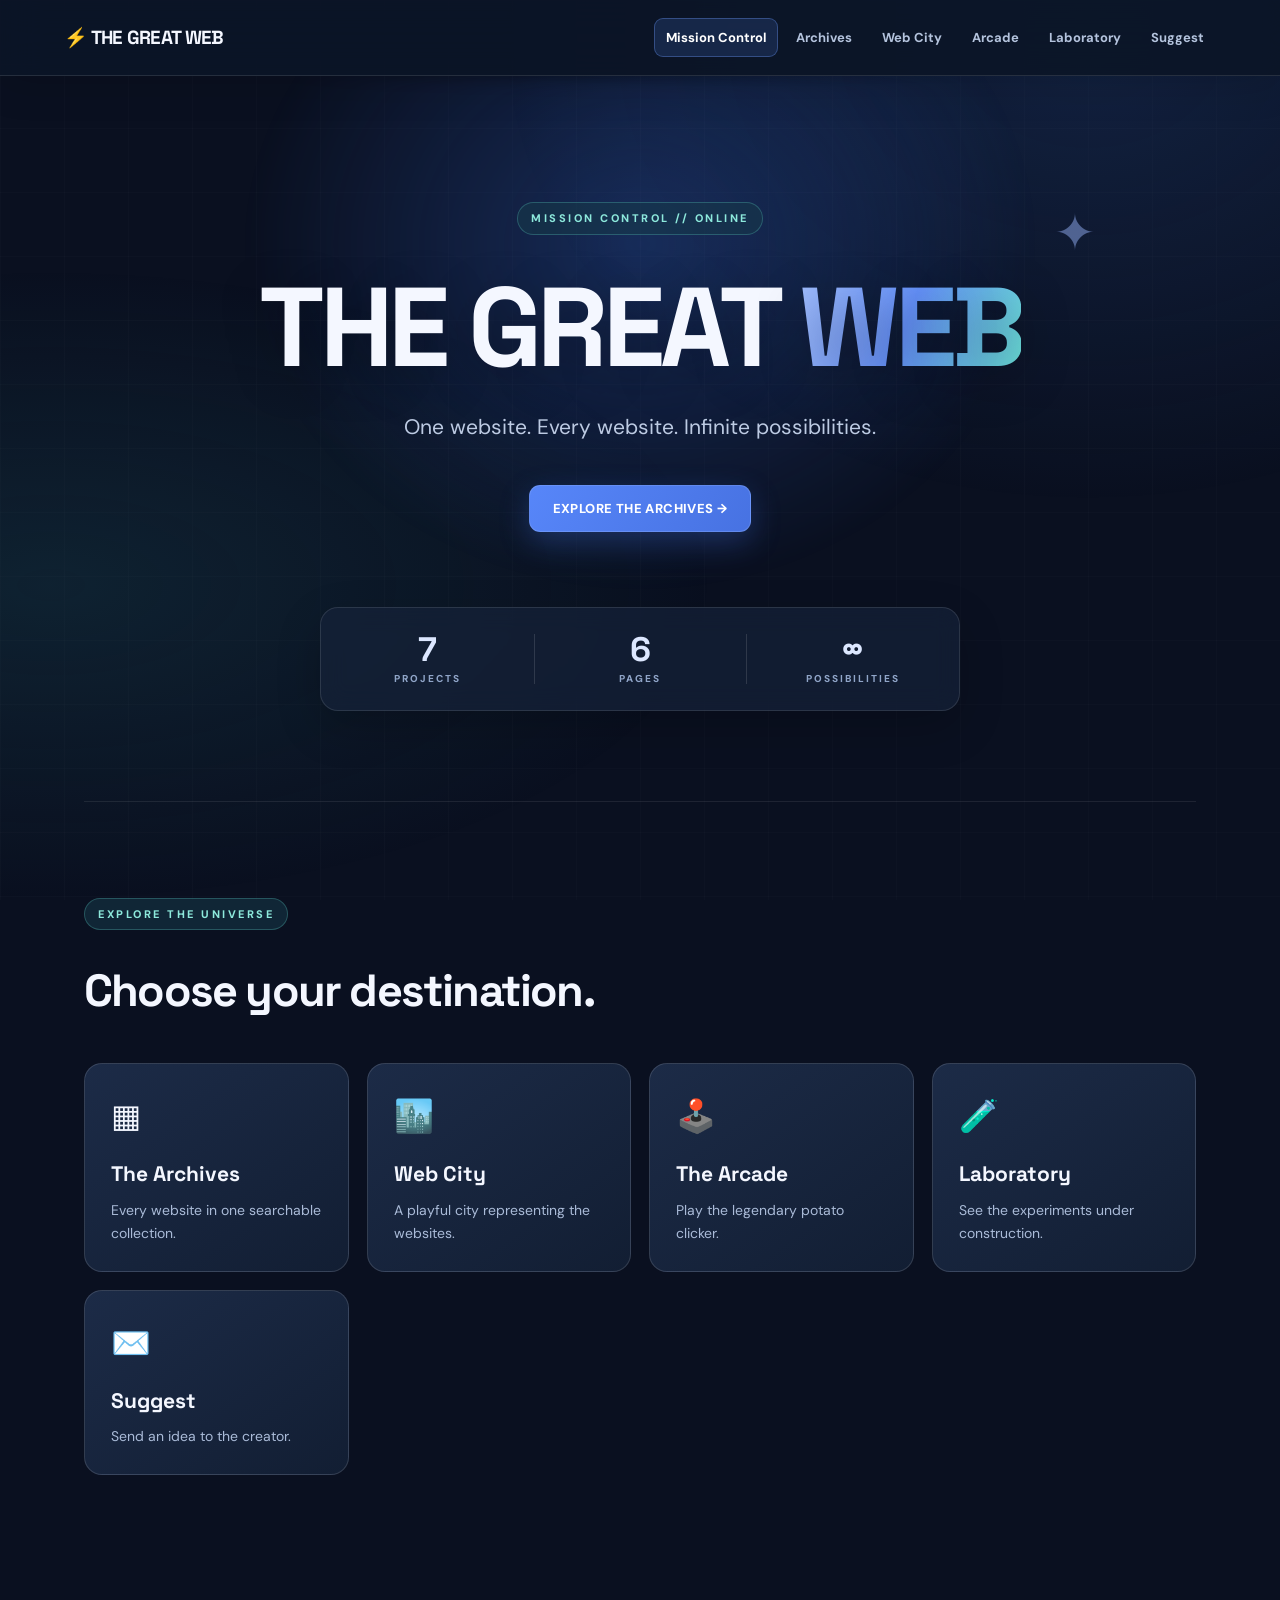
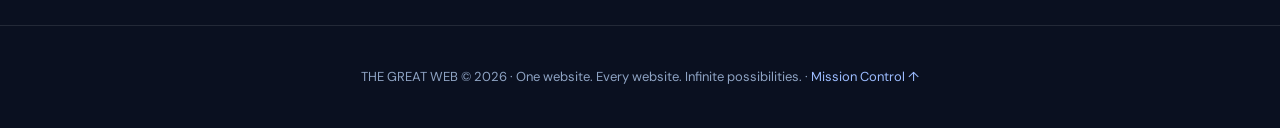
<file: index.html>
<!doctype html><html lang="en"><head><meta charset="utf-8"><meta name="viewport" content="width=device-width,initial-scale=1"><meta name="theme-color" content="#101828"><title>Mission Control | THE GREAT WEB</title><link rel="stylesheet" href="style.css"></head><body><header><a class="brand" href="index.html">⚡ THE GREAT WEB</a><nav aria-label="Main navigation"><a href="index.html" aria-current="page">Mission Control</a><a href="archives.html">Archives</a><a href="city.html">Web City</a><a href="arcade.html">Arcade</a><a href="laboratory.html">Laboratory</a><a href="suggest.html">Suggest</a></nav></header><main><section class="hero"><p class="eyebrow">MISSION CONTROL // ONLINE</p><h1>THE GREAT <span>WEB</span></h1><p>One website. Every website. Infinite possibilities.</p><a class="btn" href="archives.html">EXPLORE THE ARCHIVES →</a><div class="stats"><div><strong id="count">7</strong><small>PROJECTS</small></div><div><strong>6</strong><small>PAGES</small></div><div><strong>∞</strong><small>POSSIBILITIES</small></div></div></section><section><p class="eyebrow">EXPLORE THE UNIVERSE</p><h2>Choose your destination.</h2><div class="quick-grid"><a class="quick-card" href="archives.html"><div class="quick-icon">▦</div><h3>The Archives</h3><p>Every website in one searchable collection.</p></a><a class="quick-card" href="city.html"><div class="quick-icon">🏙️</div><h3>Web City</h3><p>A playful city representing the websites.</p></a><a class="quick-card" href="arcade.html"><div class="quick-icon">🕹️</div><h3>The Arcade</h3><p>Play the legendary potato clicker.</p></a><a class="quick-card" href="laboratory.html"><div class="quick-icon">🧪</div><h3>Laboratory</h3><p>See the experiments under construction.</p></a><a class="quick-card" href="suggest.html"><div class="quick-icon">✉️</div><h3>Suggest</h3><p>Send an idea to the creator.</p></a></div></section></main><footer>THE GREAT WEB © 2026 · One website. Every website. Infinite possibilities. · <a href="index.html">Mission Control ↑</a></footer><script src="script.js"></script></body></html>
</file>
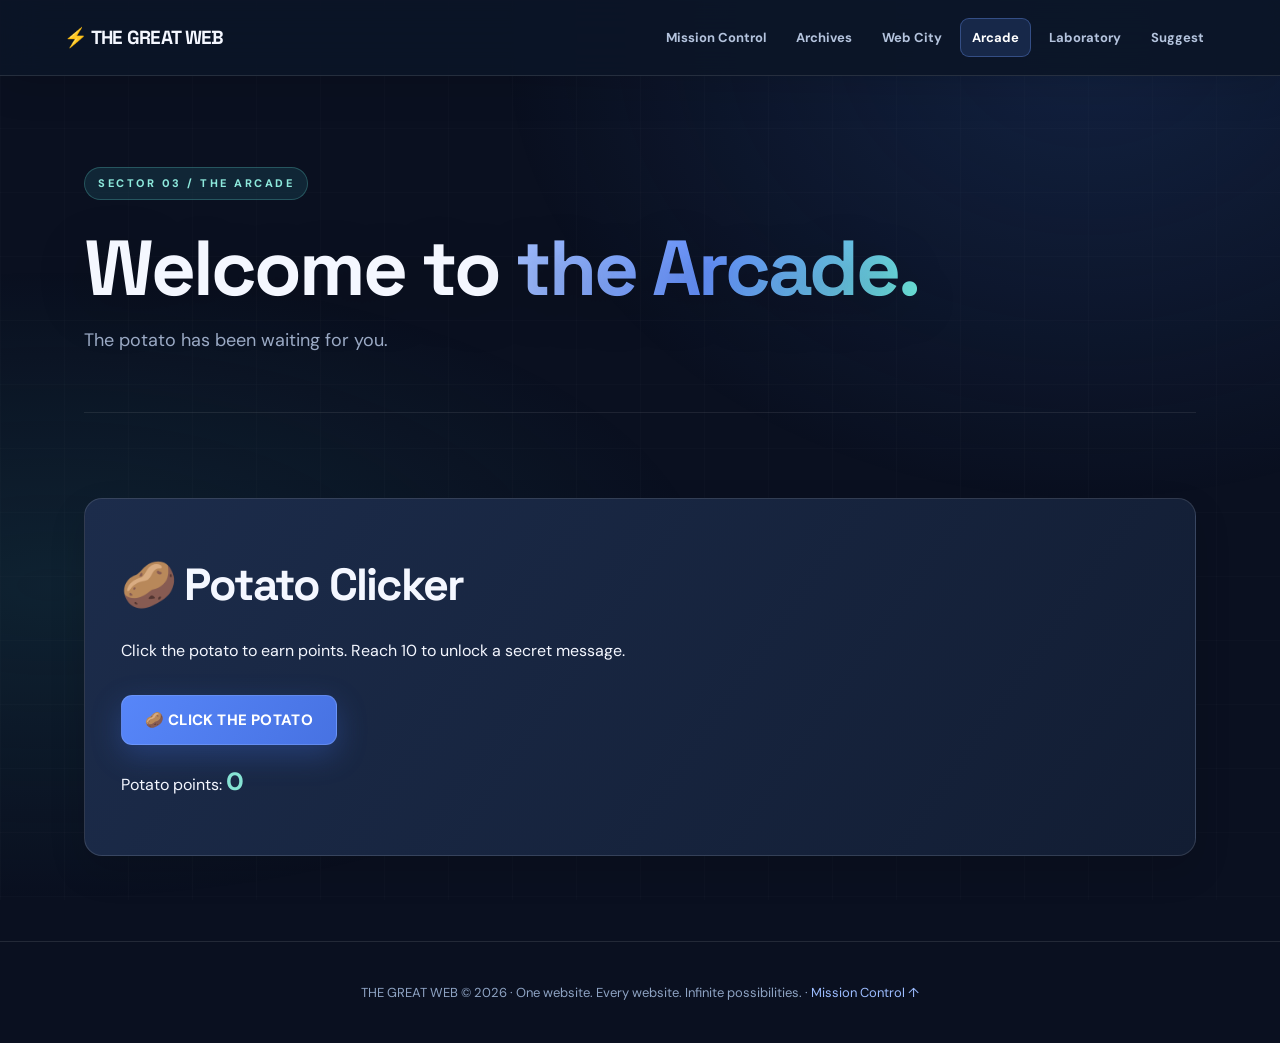
<file: arcade.html>
<!doctype html><html lang="en"><head><meta charset="utf-8"><meta name="viewport" content="width=device-width,initial-scale=1"><meta name="theme-color" content="#101828"><title>The Arcade | THE GREAT WEB</title><link rel="stylesheet" href="style.css"></head><body><header><a class="brand" href="index.html">⚡ THE GREAT WEB</a><nav aria-label="Main navigation"><a href="index.html">Mission Control</a><a href="archives.html">Archives</a><a href="city.html">Web City</a><a href="arcade.html" aria-current="page">Arcade</a><a href="laboratory.html">Laboratory</a><a href="suggest.html">Suggest</a></nav></header><main><div class="page-intro"><p class="eyebrow">SECTOR 03 / THE ARCADE</p><h1>Welcome to <span>the Arcade.</span></h1><p>The potato has been waiting for you.</p></div><section><div class="feature"><h2>🥔 Potato Clicker</h2><p>Click the potato to earn points. Reach 10 to unlock a secret message.</p><button id="potato" class="btn">🥔 CLICK THE POTATO</button><p>Potato points: <strong id="score">0</strong></p><p id="achievement" aria-live="polite"></p></div></section></main><footer>THE GREAT WEB © 2026 · One website. Every website. Infinite possibilities. · <a href="index.html">Mission Control ↑</a></footer><script src="script.js"></script></body></html>
</file>
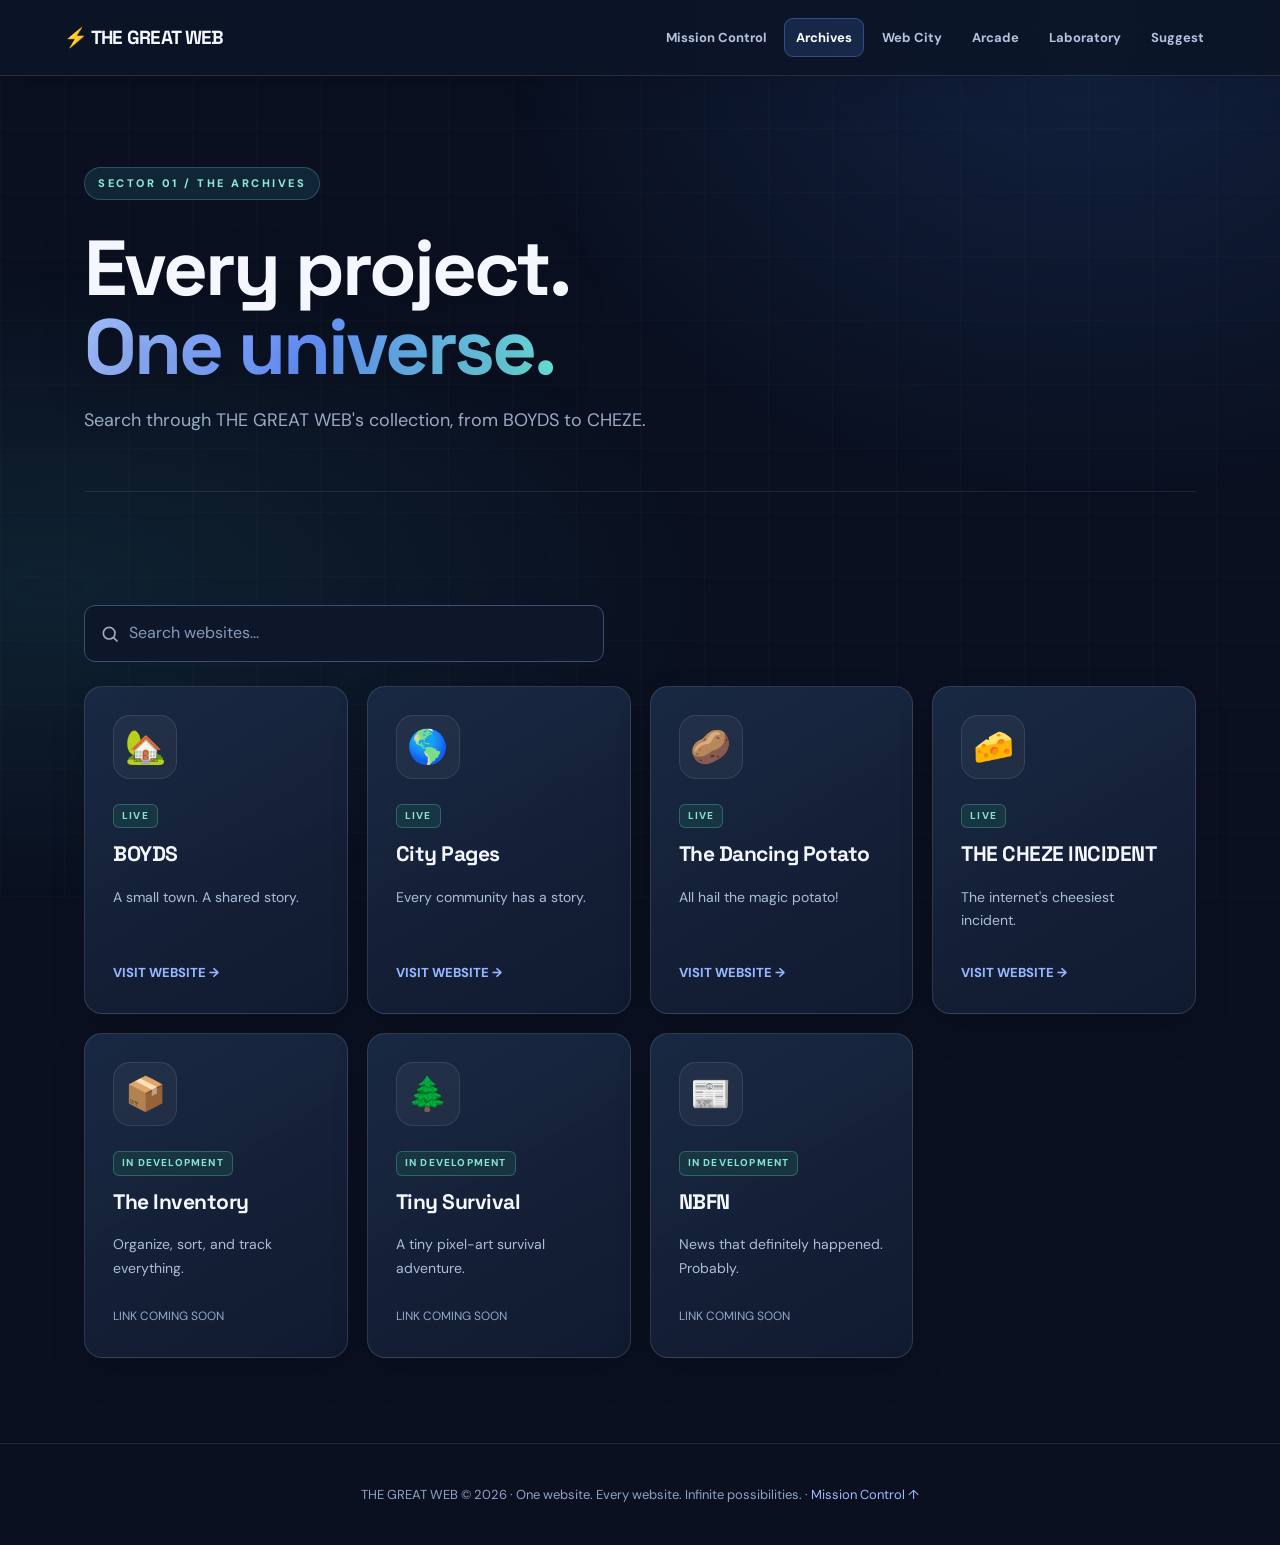
<file: archives.html>
<!doctype html><html lang="en"><head><meta charset="utf-8"><meta name="viewport" content="width=device-width,initial-scale=1"><meta name="theme-color" content="#101828"><title>The Archives | THE GREAT WEB</title><link rel="stylesheet" href="style.css"></head><body><header><a class="brand" href="index.html">⚡ THE GREAT WEB</a><nav aria-label="Main navigation"><a href="index.html">Mission Control</a><a href="archives.html" aria-current="page">Archives</a><a href="city.html">Web City</a><a href="arcade.html">Arcade</a><a href="laboratory.html">Laboratory</a><a href="suggest.html">Suggest</a></nav></header><main><div class="page-intro"><p class="eyebrow">SECTOR 01 / THE ARCHIVES</p><h1>Every project.<br><span>One universe.</span></h1><p>Search through THE GREAT WEB's collection, from BOYDS to CHEZE.</p></div><section><input id="search" type="search" placeholder="Search websites..." aria-label="Search websites"><div id="projects" class="grid"></div><p id="empty" hidden>No projects found.</p></section></main><footer>THE GREAT WEB © 2026 · One website. Every website. Infinite possibilities. · <a href="index.html">Mission Control ↑</a></footer><script src="script.js"></script></body></html>
</file>
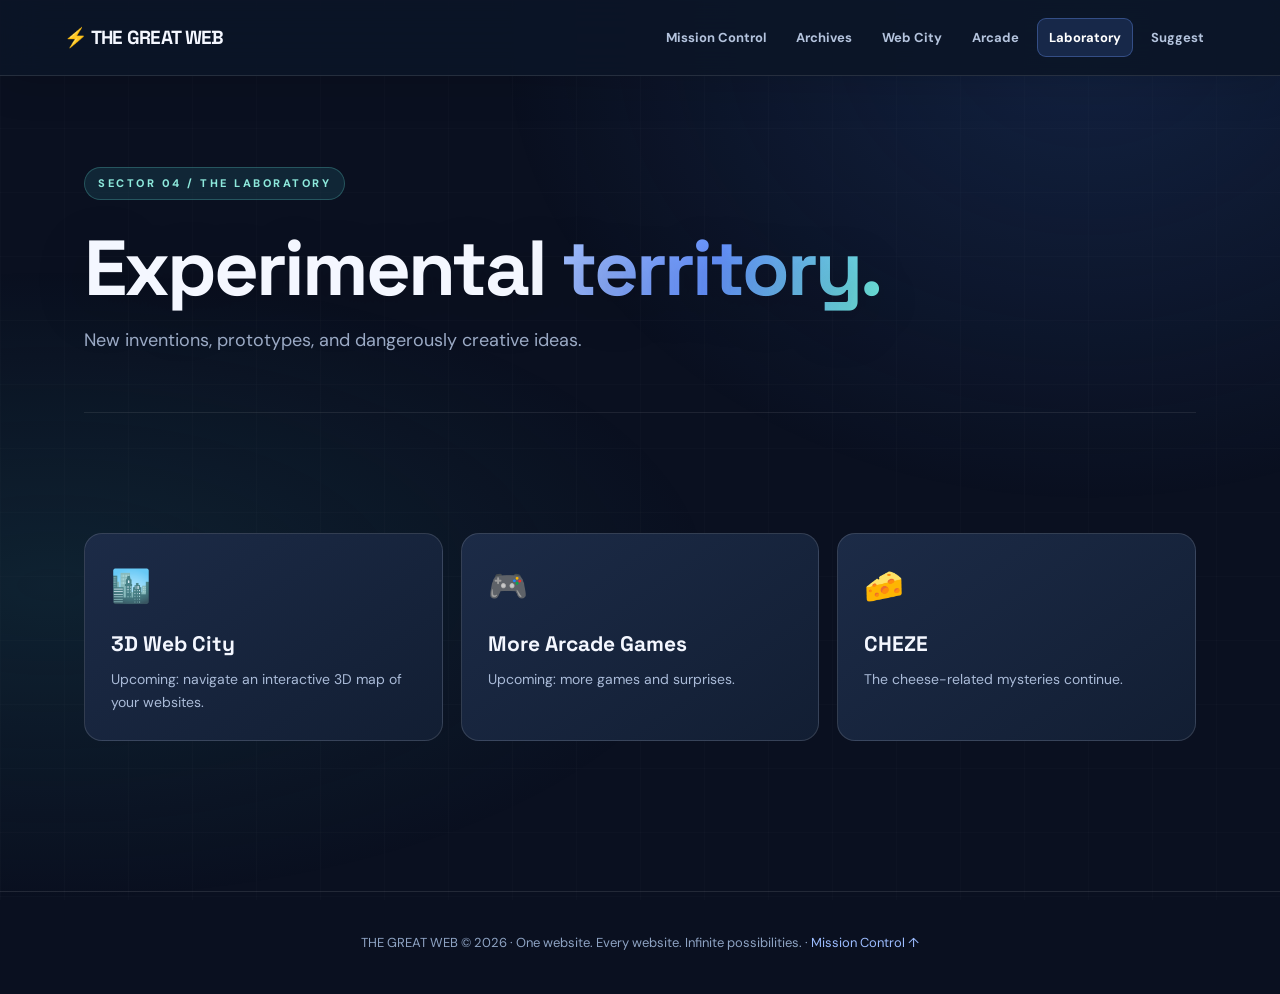
<file: laboratory.html>
<!doctype html><html lang="en"><head><meta charset="utf-8"><meta name="viewport" content="width=device-width,initial-scale=1"><meta name="theme-color" content="#101828"><title>Laboratory | THE GREAT WEB</title><link rel="stylesheet" href="style.css"></head><body><header><a class="brand" href="index.html">⚡ THE GREAT WEB</a><nav aria-label="Main navigation"><a href="index.html">Mission Control</a><a href="archives.html">Archives</a><a href="city.html">Web City</a><a href="arcade.html">Arcade</a><a href="laboratory.html" aria-current="page">Laboratory</a><a href="suggest.html">Suggest</a></nav></header><main><div class="page-intro"><p class="eyebrow">SECTOR 04 / THE LABORATORY</p><h1>Experimental <span>territory.</span></h1><p>New inventions, prototypes, and dangerously creative ideas.</p></div><section><div class="quick-grid"><div class="quick-card"><div class="quick-icon">🏙️</div><h3>3D Web City</h3><p>Upcoming: navigate an interactive 3D map of your websites.</p></div><div class="quick-card"><div class="quick-icon">🎮</div><h3>More Arcade Games</h3><p>Upcoming: more games and surprises.</p></div><div class="quick-card"><div class="quick-icon">🧀</div><h3>CHEZE</h3><p>The cheese-related mysteries continue.</p></div></div></section></main><footer>THE GREAT WEB © 2026 · One website. Every website. Infinite possibilities. · <a href="index.html">Mission Control ↑</a></footer><script src="script.js"></script></body></html>
</file>
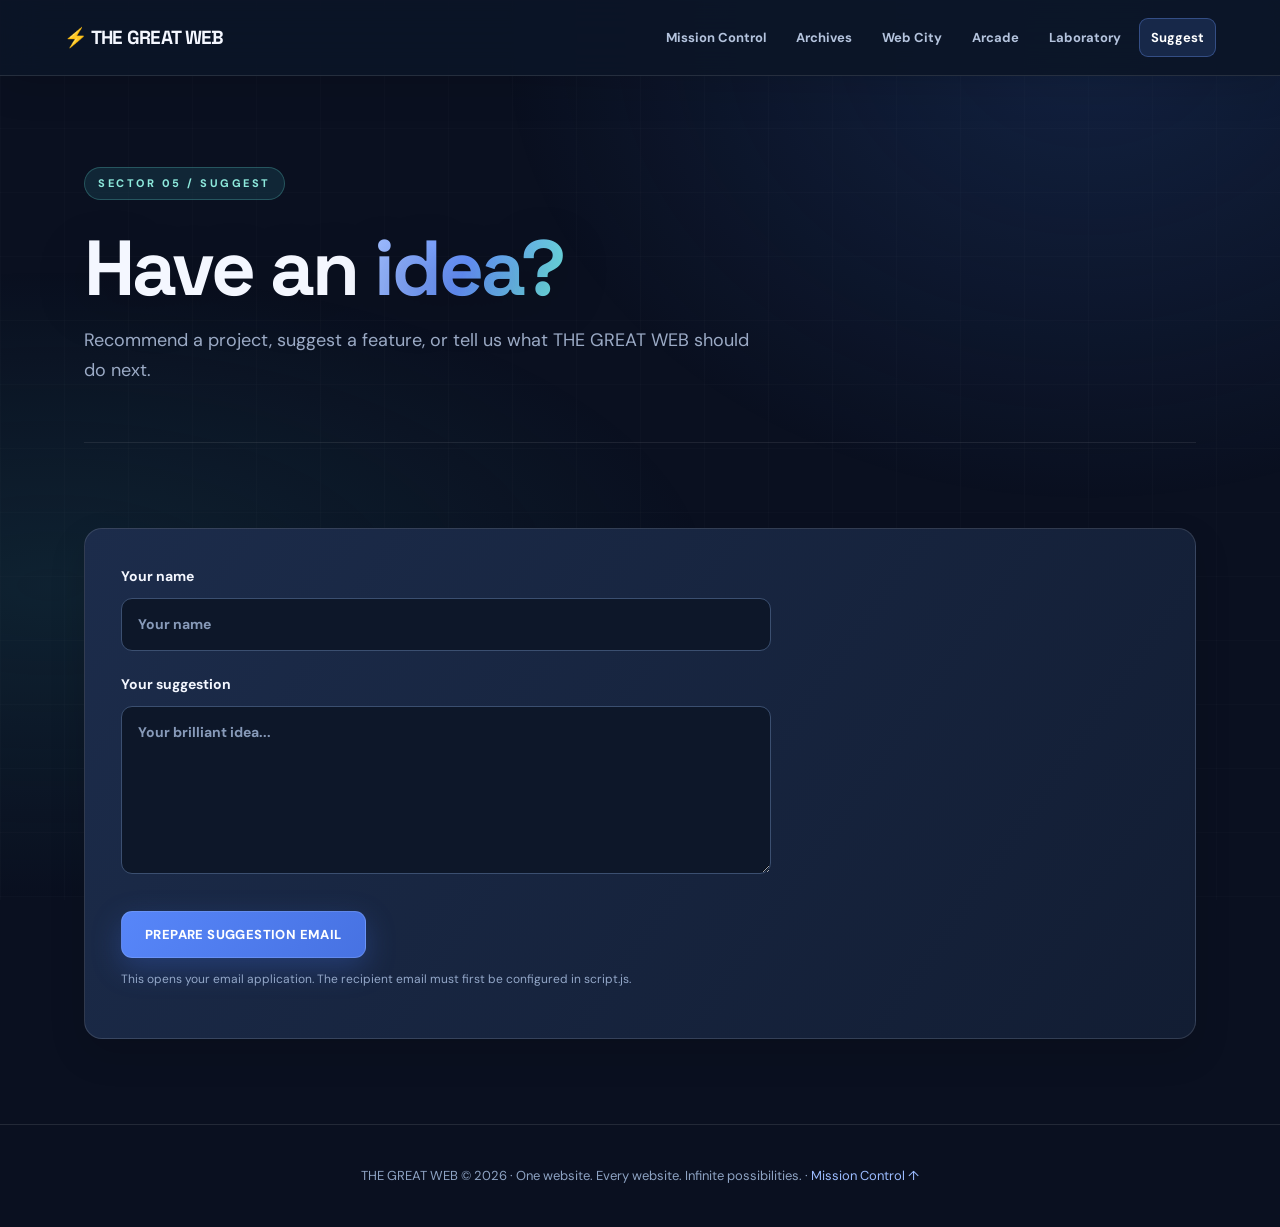
<file: suggest.html>
<!doctype html><html lang="en"><head><meta charset="utf-8"><meta name="viewport" content="width=device-width,initial-scale=1"><meta name="theme-color" content="#101828"><title>Suggest | THE GREAT WEB</title><link rel="stylesheet" href="style.css"></head><body><header><a class="brand" href="index.html">⚡ THE GREAT WEB</a><nav aria-label="Main navigation"><a href="index.html">Mission Control</a><a href="archives.html">Archives</a><a href="city.html">Web City</a><a href="arcade.html">Arcade</a><a href="laboratory.html">Laboratory</a><a href="suggest.html" aria-current="page">Suggest</a></nav></header><main><div class="page-intro"><p class="eyebrow">SECTOR 05 / SUGGEST</p><h1>Have an <span>idea?</span></h1><p>Recommend a project, suggest a feature, or tell us what THE GREAT WEB should do next.</p></div><section><div class="feature"><form id="suggestForm"><label>Your name <input id="visitor" required maxlength="80" placeholder="Your name"></label><label>Your suggestion <textarea id="idea" required maxlength="2000" rows="6" placeholder="Your brilliant idea..."></textarea></label><button class="btn" type="submit">PREPARE SUGGESTION EMAIL</button><p class="note">This opens your email application. The recipient email must first be configured in script.js.</p></form></div></section></main><footer>THE GREAT WEB © 2026 · One website. Every website. Infinite possibilities. · <a href="index.html">Mission Control ↑</a></footer><script src="script.js"></script></body></html>
</file>
<file: style.css>
/* THE GREAT WEB — Modern Tech Empire redesign
   Drop-in replacement for Build 001 style.css. No HTML/JS edits needed. */
@import url('https://fonts.googleapis.com/css2?family=DM+Sans:wght@400;500;600;700;800&family=Space+Grotesk:wght@500;600;700&display=swap');
:root{--bg:#0a1020;--surface:#111b30;--surface2:#17243d;--line:#293954;--text:#f4f7ff;--muted:#9baac5;--accent:#6092ff;--accent2:#69e6d5}
*{box-sizing:border-box}
html{scroll-behavior:smooth;scroll-padding-top:90px}
body{margin:0;background:var(--bg);color:var(--text);font-family:"DM Sans",Arial,sans-serif;line-height:1.65;overflow-x:hidden}
body:before{content:"";position:fixed;inset:0;pointer-events:none;z-index:-1;background:radial-gradient(ellipse at 85% 4%,#23458255,transparent 38%),radial-gradient(ellipse at 4% 65%,#1c536044,transparent 38%),linear-gradient(#ffffff04 1px,transparent 1px),linear-gradient(90deg,#ffffff04 1px,transparent 1px);background-size:auto,auto,64px 64px,64px 64px}
a{color:inherit}
header{position:sticky;top:0;z-index:10;background:#0c1527e8;backdrop-filter:blur(20px);border-bottom:1px solid #ffffff1c;display:flex;align-items:center;justify-content:space-between;gap:20px;padding:18px max(5%,calc((100vw - 1160px)/2));flex-wrap:wrap;box-shadow:0 8px 40px #0002}
.brand{font-family:"Space Grotesk",sans-serif;font-weight:700;font-size:19px;letter-spacing:-.7px;text-decoration:none;white-space:nowrap}
.brand:first-letter{color:var(--accent2)}
nav{display:flex;gap:6px;flex-wrap:wrap}
nav a{text-decoration:none;color:#b4c3dd;font-size:13px;font-weight:700;padding:9px 12px;border-radius:9px;transition:.2s}
nav a:hover,nav a:focus-visible{color:white;background:#ffffff13}
main{max-width:1160px;margin:auto;padding:0 24px}
.hero{position:relative;isolation:isolate;text-align:center;padding:115px 20px 90px;overflow:hidden}
.hero:before{content:"";position:absolute;z-index:-1;left:50%;top:0;transform:translateX(-50%);width:min(900px,130vw);height:560px;background:radial-gradient(ellipse at 50% 30%,#376ee14a,transparent 62%);filter:blur(8px)}
.hero:after{content:"✦";position:absolute;right:9%;top:16%;color:#9bb8ff77;font-size:50px;animation:float 5s ease-in-out infinite}
.eyebrow{display:inline-block;color:#8de9dc;background:#183b4a88;border:1px solid #64d8ce44;border-radius:999px;padding:6px 13px;font-weight:800;font-size:11px;letter-spacing:2.5px}
h1,h2,h3{font-family:"Space Grotesk",sans-serif}
h1{font-size:clamp(54px,9vw,112px);line-height:1.02;margin:25px 0;letter-spacing:-5px;text-shadow:0 12px 50px #0004}
h1 span{background:linear-gradient(110deg,#a5c1ff,#6794ff 48%,#6be5d6);background-clip:text;-webkit-background-clip:text;color:transparent}
.hero>p:not(.eyebrow){font-size:clamp(16px,2vw,21px);color:#bdcbe3;max-width:620px;margin:0 auto 26px}
.btn{display:inline-flex;align-items:center;justify-content:center;border:1px solid #a7c2ff40;border-radius:11px;padding:14px 23px;background:linear-gradient(125deg,#5786f9,#4772e2);color:white;font:800 13px "DM Sans",sans-serif;letter-spacing:.4px;cursor:pointer;text-decoration:none;margin-top:15px;box-shadow:0 10px 30px #416fe64d;transition:transform .2s,box-shadow .2s,background .2s}
.btn:hover,.btn:focus-visible{transform:translateY(-3px);background:linear-gradient(125deg,#719dff,#5685f4);box-shadow:0 15px 40px #416fe680;color:white}
.stats{display:flex;justify-content:center;gap:0;margin:75px auto 0;flex-wrap:wrap;max-width:640px;background:#17253d9e;border:1px solid #ffffff1c;border-radius:18px;box-shadow:0 16px 45px #0003;backdrop-filter:blur(12px)}
.stats div{display:grid;flex:1;min-width:150px;padding:22px 15px;position:relative}
.stats div+div:before{content:"";position:absolute;left:0;top:25%;height:50%;width:1px;background:#ffffff20}
.stats strong{font-family:"Space Grotesk";font-size:34px;color:#dce7ff;line-height:1.2}
.stats small{font-size:10px;letter-spacing:2px;color:#90a5c8;font-weight:800}
section:not(.hero){padding:85px 0;border-top:1px solid #ffffff15}
section:not(.hero)>p:not(.eyebrow){color:var(--muted);margin-top:4px}
h2{font-size:clamp(30px,4vw,45px);letter-spacing:-1.8px;margin:13px 0 9px}
#search{max-width:520px;margin:28px 0 8px;padding-left:44px;background-image:url("data:image/svg+xml,%3Csvg xmlns='http://www.w3.org/2000/svg' width='20' height='20' fill='none' stroke='%239baac5' stroke-width='2' viewBox='0 0 24 24'%3E%3Ccircle cx='11' cy='11' r='7'/%3E%3Cpath d='m16 16 5 5'/%3E%3C/svg%3E");background-repeat:no-repeat;background-position:15px center}
.grid{display:grid;grid-template-columns:repeat(auto-fit,minmax(250px,1fr));gap:19px;margin-top:24px}
.project,.feature{background:linear-gradient(150deg,#1b2a45ed,#111b30f5);border:1px solid #ffffff20;border-radius:18px;padding:28px;box-shadow:0 15px 36px #0002}
.project{position:relative;overflow:hidden;transition:transform .25s,border-color .25s,box-shadow .25s}
.project:before{content:"";position:absolute;top:0;left:0;right:0;height:3px;background:linear-gradient(90deg,#5786f9,#67e3d6);opacity:0;transition:opacity .2s}
.project:hover{transform:translateY(-7px);border-color:#6794ff8a;box-shadow:0 20px 45px #0005}
.project:hover:before{opacity:1}
.project .emoji{display:grid;place-items:center;width:64px;height:64px;background:#ffffff0b;border:1px solid #ffffff19;border-radius:17px;font-size:33px;margin-bottom:22px}
.project h3{font-size:21px;letter-spacing:-.5px;margin:9px 0}
.project p{color:#acbdd8;min-height:55px;font-size:14px}
.project a{display:inline-flex;color:#94b7ff;text-decoration:none;font-size:13px;font-weight:800;margin-top:7px}
.project a:hover{text-decoration:underline;color:white}
.tag{display:inline-block;font-size:10px;color:#86e3d4;background:#1a4c4a77;border:1px solid #61d6c44d;border-radius:6px;padding:3px 8px;letter-spacing:1.2px;font-weight:800}
.feature{padding:36px;background:linear-gradient(125deg,#1c2c4b,#121d33);position:relative;overflow:hidden}
.feature>p:first-child{font-size:17px;color:#c4d1e7;max-width:690px}
#city .feature{min-height:270px}
.skyline{font-size:clamp(40px,8vw,94px);letter-spacing:7px;color:#78a0ff;text-align:center;overflow:hidden;text-shadow:0 0 30px #467efb77;margin-top:25px}
#arcade .feature{background:radial-gradient(circle at 90% 0%,#284477,#17243d 60%)}
#potato{font-size:15px}
#score{color:#86e3d4;font-size:25px}
input,textarea{display:block;width:100%;background:#0d1729;border:1px solid #3b4f70;border-radius:11px;color:white;padding:14px 16px;font:inherit;margin:10px 0 22px;outline:none;transition:border-color .2s,box-shadow .2s}
input:focus,textarea:focus{border-color:#7ba4ff;box-shadow:0 0 0 3px #5786f92b}
input::placeholder,textarea::placeholder{color:#879ab9}
label{display:block;font-weight:700;font-size:14px}
#suggestForm{max-width:650px}
.note{font-size:12px;color:#93a7c8}
footer{text-align:center;padding:40px 20px;border-top:1px solid #ffffff1b;color:#8ea3c3;font-size:13px}
footer a{color:#9cbcff;text-decoration:none}
footer a:hover{text-decoration:underline}
[hidden]{display:none!important}
@keyframes float{50%{transform:translateY(-14px) rotate(12deg)}}
@media(max-width:700px){header{position:relative;padding:17px 20px}nav{gap:2px}nav a{padding:7px 9px;font-size:12px}main{padding:0 18px}.hero{padding:80px 5px 65px}h1{letter-spacing:-2px}.stats{margin-top:48px}.stats div{min-width:95px;padding:18px 10px}.stats strong{font-size:27px}.stats small{font-size:9px;letter-spacing:1px}.stats div+div:before{top:30%;height:40%}section:not(.hero){padding:60px 0}.feature{padding:23px}.grid{grid-template-columns:1fr}}
@media(prefers-reduced-motion:reduce){*,*:before,*:after{scroll-behavior:auto!important;animation:none!important;transition:none!important}}

/* Build 002 multi-page additions */
nav a[aria-current="page"]{background:#5685f42a;color:#fff;box-shadow:inset 0 0 0 1px #719dff55}
.page-intro{padding:80px 0 38px}.page-intro h1{font-size:clamp(44px,7vw,78px);letter-spacing:-3px;margin:18px 0}.page-intro p:last-child{color:var(--muted);font-size:18px;max-width:680px}
.quick-grid{display:grid;grid-template-columns:repeat(auto-fit,minmax(230px,1fr));gap:18px;margin:35px 0 65px}
.quick-card{display:block;text-decoration:none;padding:26px;border-radius:18px;background:linear-gradient(145deg,#1c2b47,#121e33);border:1px solid #ffffff22;transition:transform .2s,border-color .2s}
.quick-card:hover{transform:translateY(-5px);border-color:#7ba4ff;color:white}
.quick-card .quick-icon{font-size:32px}.quick-card h3{margin:14px 0 7px;font-size:21px}.quick-card p{color:#aabbd8;margin:0;font-size:14px}
.site-note{padding:18px 22px;border-radius:12px;background:#1a2b45;border:1px solid #38577a;color:#b9cae4}
#cityCanvas{display:block;width:100%;height:340px;border-radius:16px;background:#0c1730;touch-action:none}
.city-controls{display:flex;gap:10px;flex-wrap:wrap;margin-top:15px}.city-controls button{padding:10px 15px;background:#253b60;color:white;border:1px solid #49638b;border-radius:9px;cursor:pointer}
.city-controls button:hover{background:#3c5989}/* BUILD 003 — 3D WEB CITY */

#webCity3D {
  width: 100%;
  height: 480px;
  border-radius: 16px;
  overflow: hidden;
  background: #0c1730;
  border: 1px solid #38577a;
  cursor: grab;
}

#webCity3D:active {
  cursor: grabbing;
}

#webCity3D canvas {
  display: block;
  width: 100%;
  height: 100%;
}
</file>
